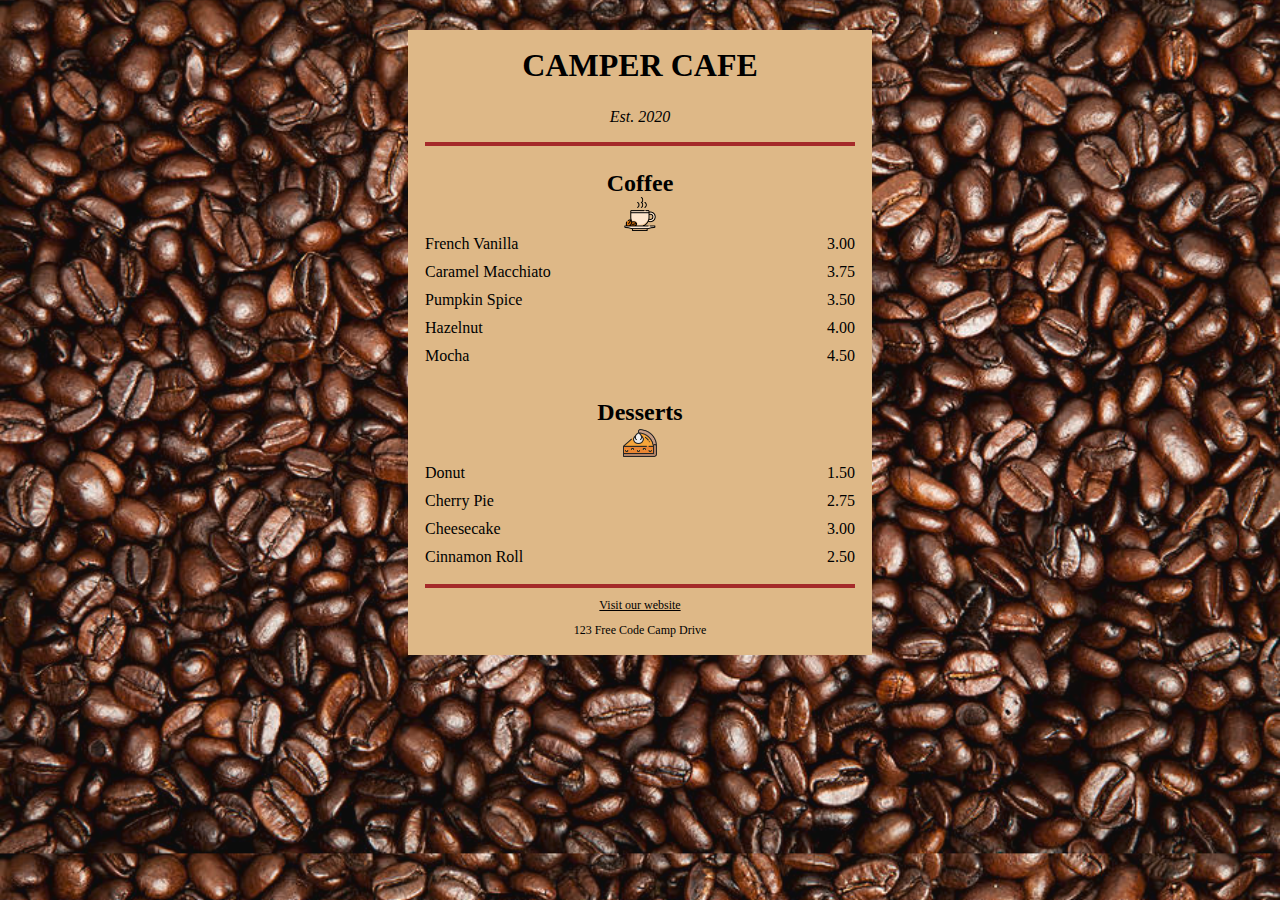
<file: Lecture-1/cafe_IKvetkovskyte/index.html>
<!DOCTYPE html>
<html lang="en">
<head>
    <meta charset="UTF-8">
    <meta http-equiv="X-UA-Compatible" content="IE=edge">
    <meta name="viewport" content="width=device-width, initial-scale=1.0">
    <title>Document</title>
    <style>
        html{background-image: url(./img/coffee-beans-background.jpg); background-repeat: repeat; background-size: cover;}
        body{background-color: #DEB887; width: 430px; margin: 30px auto; padding: 17px;}
        main{border-top: #A52A2A solid 4px; border-bottom: #A52A2A solid 4px; margin-top: 16px; padding-bottom: 8px; margin-bottom: 10px;}
        h1,h2,p{margin: 0;}
        h1{padding-bottom: 24px; text-align: center;}
        h2{padding-top: 24px; text-align: center;}
        header, main, footer{text-align: center;}
        div{margin-bottom: 8px; width: auto; height: 20px;} 
        p.itemName{display: inline; float: left;}
        p.itemPrice{display: inline; float: right;}
        a{color: black; padding-bottom: 10px; display: block;}
        footer{font-size: 12px;}
    </style>
</head>
<body>
    <header>
        <h1>CAMPER CAFE</h1>
        <p><i>Est. 2020</i></p>
    </header>
    <main>
        <section>
            <h2>Coffee</h2>
            <img src="./img/coffee-cup.png" width="34" alt="Coffee cup icon">
            <div><p class="itemName">French Vanilla</p><p class="itemPrice">3.00</p></div>
            <div><p class="itemName">Caramel Macchiato</p><p class="itemPrice">3.75</p></div>
            <div><p class="itemName">Pumpkin Spice</p><p class="itemPrice">3.50</p></div>
            <div><p class="itemName">Hazelnut</p><p class="itemPrice">4.00</p></div>
            <div><p class="itemName">Mocha</p><p class="itemPrice">4.50</p></div>
        </section>
        <section>
            <h2>Desserts</h2>
            <img src="./img/pumpkin-pie.png" width="34" alt="Dessert icon">
            <div><p class="itemName">Donut</p><p class="itemPrice">1.50</p></div>
            <div><p class="itemName">Cherry Pie</p><p class="itemPrice">2.75</p></div>
            <div><p class="itemName">Cheesecake</p><p class="itemPrice">3.00</p></div>
            <div><p class="itemName">Cinnamon Roll</p><p class="itemPrice">2.50</p></div>
        </section>
    </main>
    <footer>
        <a href="#">Visit our website</a>
        <p>123 Free Code Camp Drive</p>
    </footer>
</body>
</html>
</file>
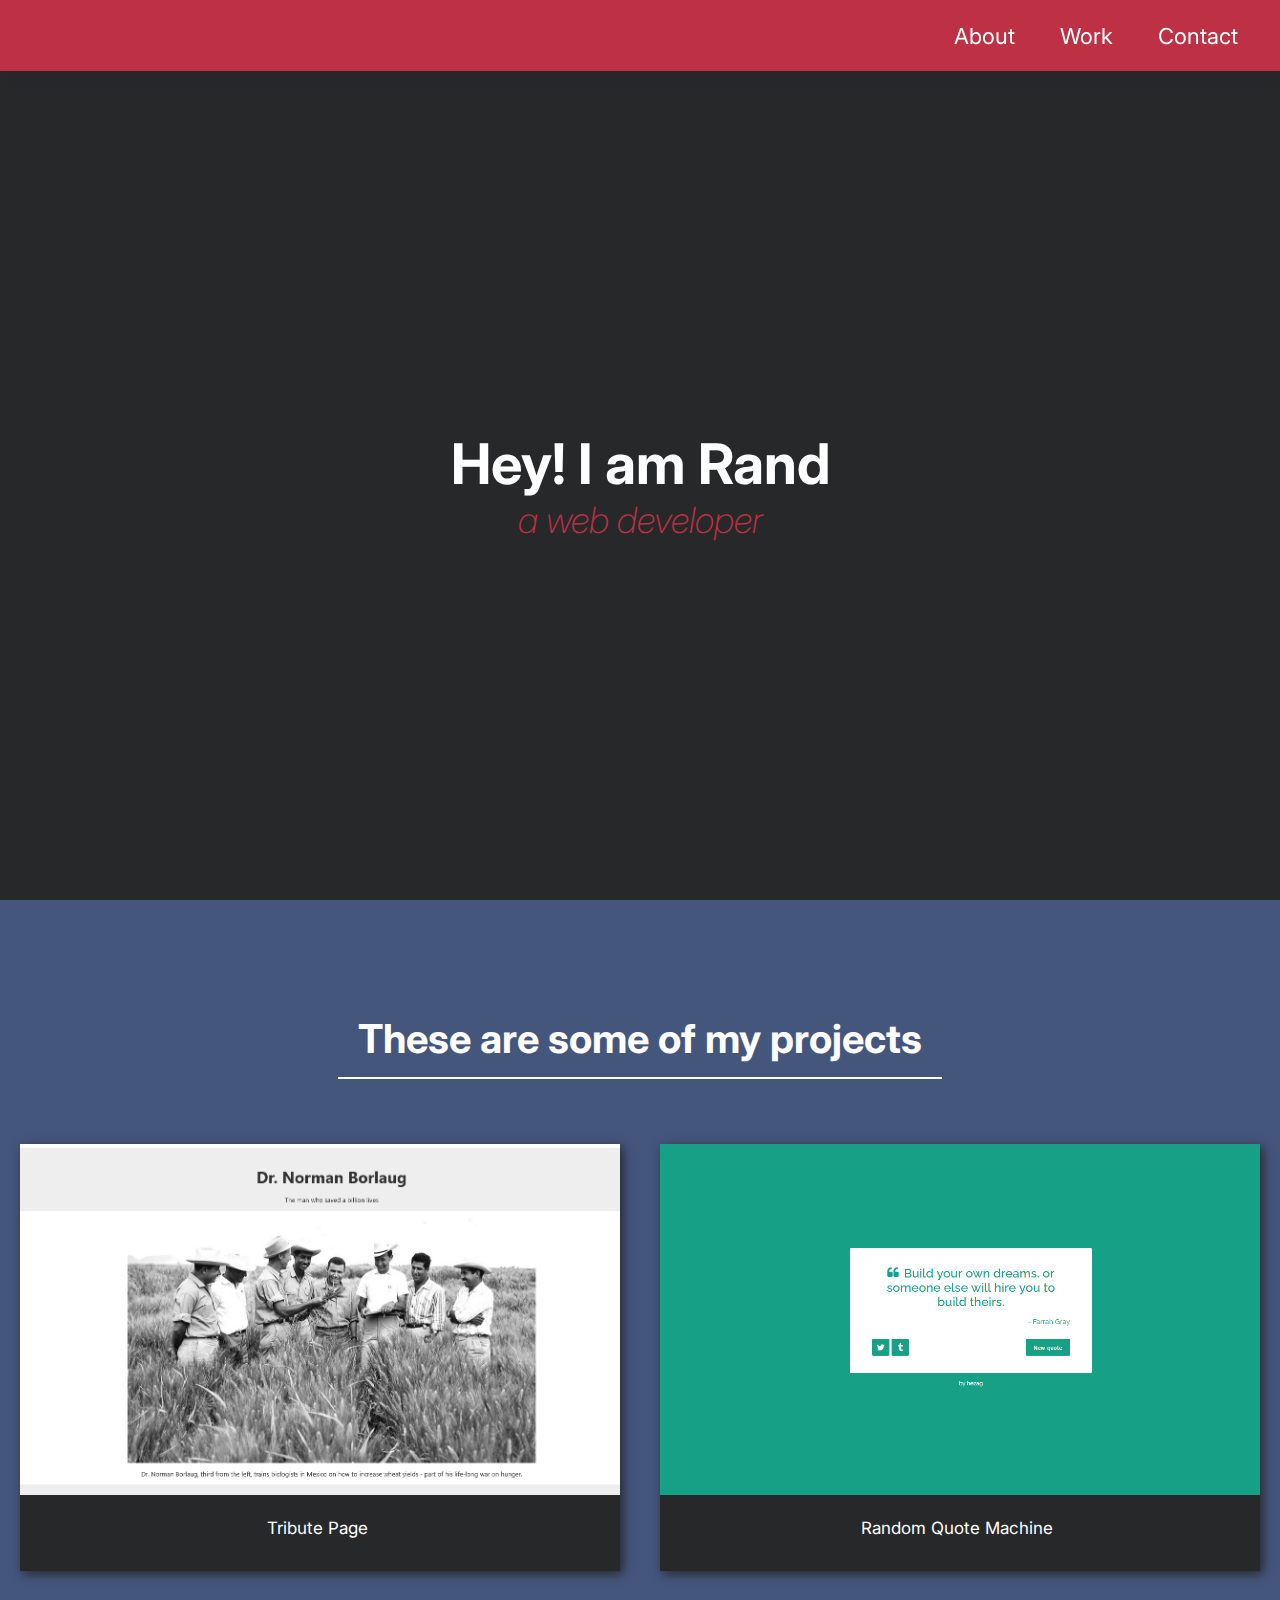
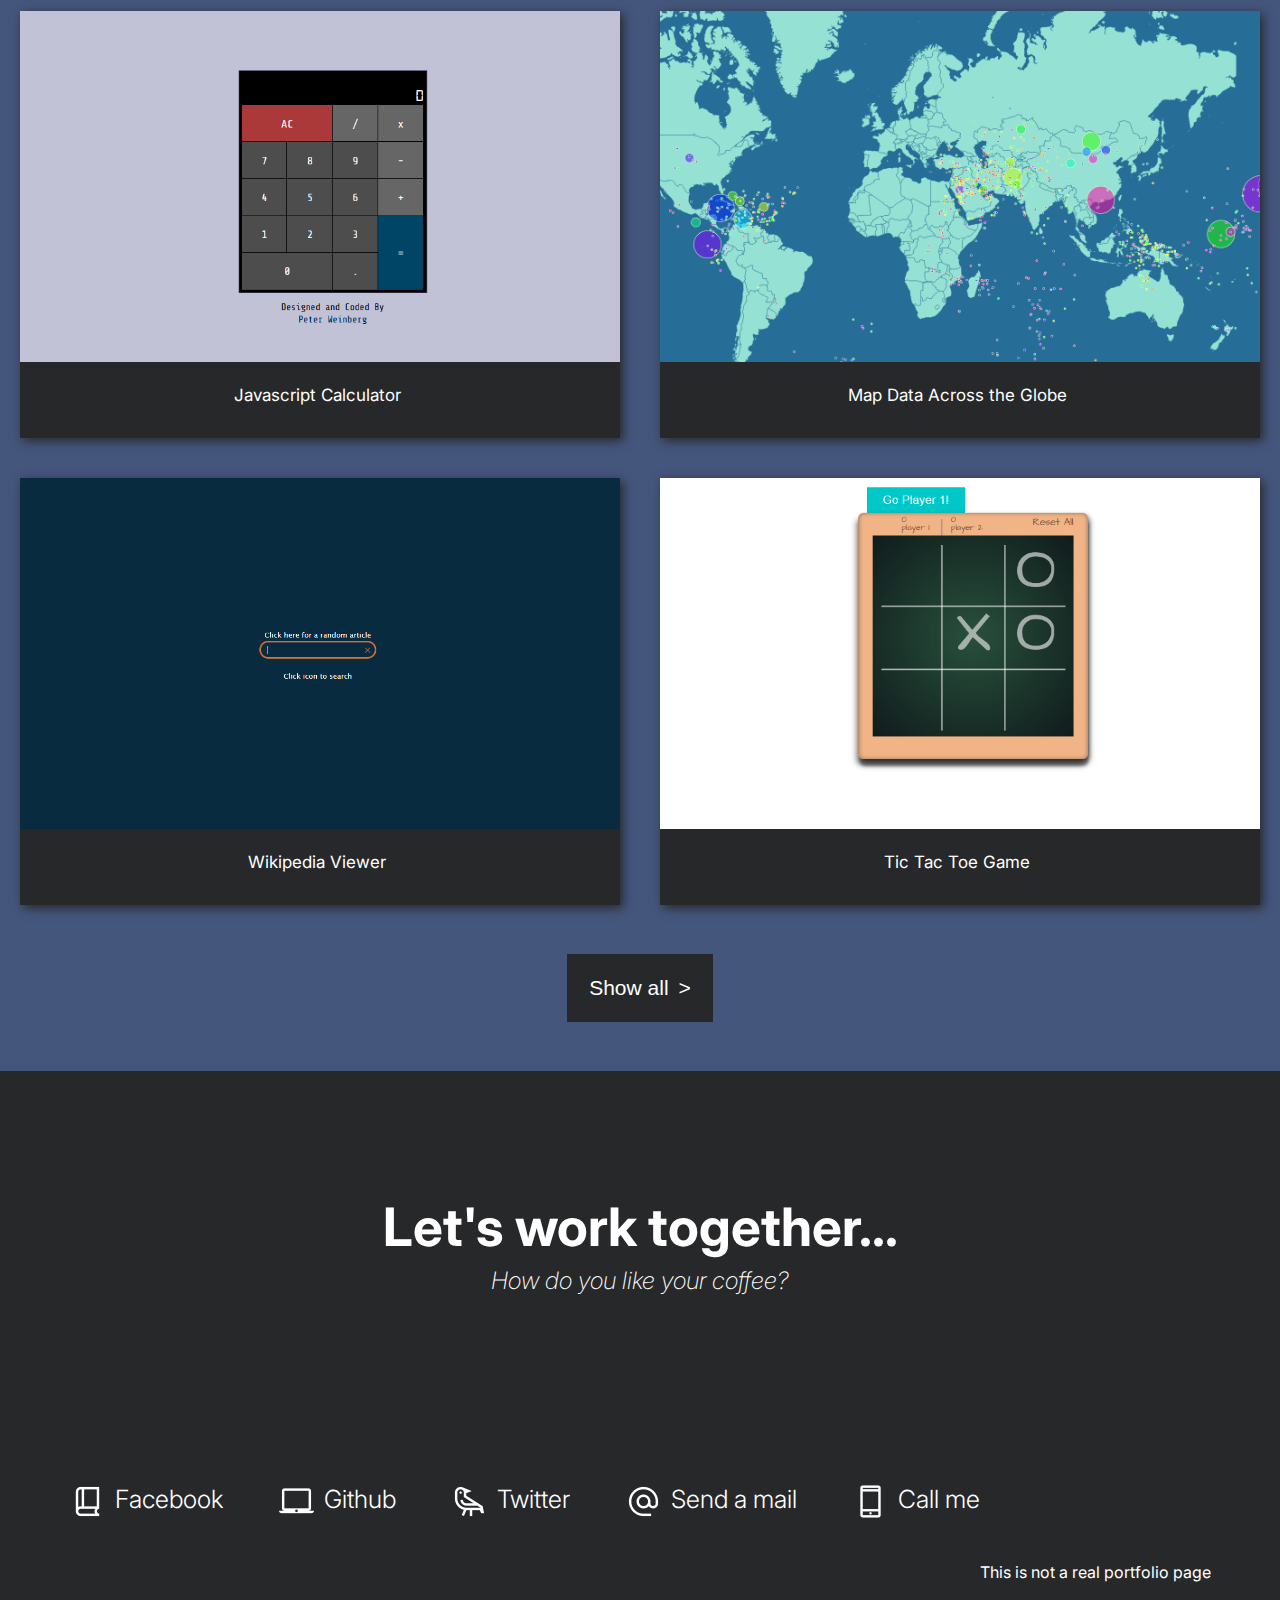
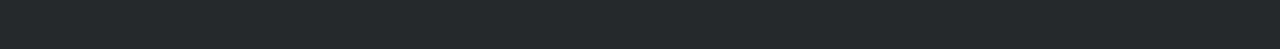
<file: Lecture-10/portfolio-website/index.html>
<!DOCTYPE html>
<html lang="en">

<head>
    <meta charset="UTF-8">
    <meta http-equiv="X-UA-Compatible" content="IE=edge">
    <meta name="viewport" content="width=device-width, initial-scale=1.0">
    <link rel="stylesheet" href="styles.css">
    <title>Portfolio</title>
    <link rel="preconnect" href="https://fonts.googleapis.com">
    <link rel="preconnect" href="https://fonts.gstatic.com" crossorigin>
    <link
        href="https://fonts.googleapis.com/css2?family=Inter:ital,opsz,wght@0,14..32,100..900;1,14..32,100..900&display=swap"
        rel="stylesheet">
</head>

<body>
    <header class="header">
        <nav>
            <ul>
                <a href="#"><li class="nav__link">About</li></a>
                <a href="#projects-section"><li class="nav__link">Work</li></a>
                <a href="#contacts-section"><li class="nav__link">Contact</li></a>
            </ul>
        </nav>
    </header>
    <main>
        <section class="hero-section" id="hero-section">
            <h1 class="hero__headline">Hey! I am Rand</h1>
            <p class="hero__subtext">a web developer</p>
        </section>
        <section class="projects-section" id="projects-section">
            <h2 class="projects__headline">These are some of my projects</h2>
            <div class="projects-layout">
                <a href="https://codepen.io/freeCodeCamp/full/zNqgVx" target="_blank">
                    <figure class="project-container">
                        <img class="project-container__img" src="./img/tribute-page.png" alt="Tribute page">
                        <figcaption class="project__figcaption">Tribute Page</figcaption>
                    </figure>
                </a>
                <a href="https://codepen.io/freeCodeCamp/full/qRZeGZ" target="_blank">
                    <figure class="project-container">
                        <img class="project-container__img" src="./img/random-quote.png" alt="Random quote machine">
                        <figcaption class="project__figcaption">Random Quote Machine</figcaption>
                    </figure>
                </a>
                <a href="https://codepen.io/freeCodeCamp/full/wgGVVX" target="_blank">
                    <figure class="project-container">
                        <img class="project-container__img" src="./img/js-calculator.png" alt="Javascript calculator">
                        <figcaption class="project__figcaption">Javascript Calculator</figcaption>
                    </figure>
                </a>
                <a href="https://codepen.io/freeCodeCamp/full/mVEJag" target="_blank">
                    <figure class="project-container">
                        <img class="project-container__img" src="./img/map-data.png" alt="Data mapping">
                        <figcaption class="project__figcaption">Map Data Across the Globe</figcaption>
                    </figure>
                </a>
                <a href="https://codepen.io/freeCodeCamp/full/wGqEga" target="_blank">
                    <figure class="project-container">
                        <img class="project-container__img" src="./img/wiki-viewer.png" alt="Wikipedia viewer">
                        <figcaption class="project__figcaption">Wikipedia Viewer</figcaption>
                    </figure>
                </a>
                <a href="https://codepen.io/freeCodeCamp/full/KzXQgy" target="_blank">
                    <figure class="project-container">
                        <img class="project-container__img" src="./img/tic-tac-toe.png" alt="Tic tac toe game">
                        <figcaption class="project__figcaption">Tic Tac Toe Game</figcaption>
                    </figure>
                </a>
            </div>
            <button class="btn-show-all">
                <span>Show all</span>
                <span>></span>
            </button>
        </section>
    </main>
    <footer class="footer" id="contacts-section">
        <h2 class="footer__headline">Let's work together...</h2>
        <p class="footer__subtext">How do you like your coffee?</p>
        <div class="footer-link-section">
            <a class="footer-link-wrapper" href="https://www.facebook.com/freecodecamp" target="_blank">
                <img class="footer-link__icon" src="./img/facebook.png" alt="Facebook icon">
                <p class="footer-link__text">Facebook</p>
            </a>
            <a class="footer-link-wrapper" href="https://github.com/freecodecamp" target="_blank">
                <img class="footer-link__icon" src="./img/github.png" alt="Github icon">
                <p class="footer-link__text">Github</p>
            </a>
            <a class="footer-link-wrapper" href="https://x.com/" target="_blank">
                <img class="footer-link__icon" src="./img/bird.png" alt="Twitter icon">
                <p class="footer-link__text">Twitter</p>
            </a>
            <a class="footer-link-wrapper" href="mailto:someone@yoursite.com" target="_blank">
                <img class="footer-link__icon" src="./img/email.png" alt="Email icon">
                <p class="footer-link__text">Send a mail</p>
            </a>
            <a class="footer-link-wrapper" href="tel:5551234567" target="_blank">
                <img class="footer-link__icon" src="./img/phone.png" alt="Phone icon">
                <p class="footer-link__text">Call me</p>
            </a>
            <p class="footer-disclaimer">This is not a real portfolio page</p>
        </div>
    </footer>
</body>

</html>
</file>
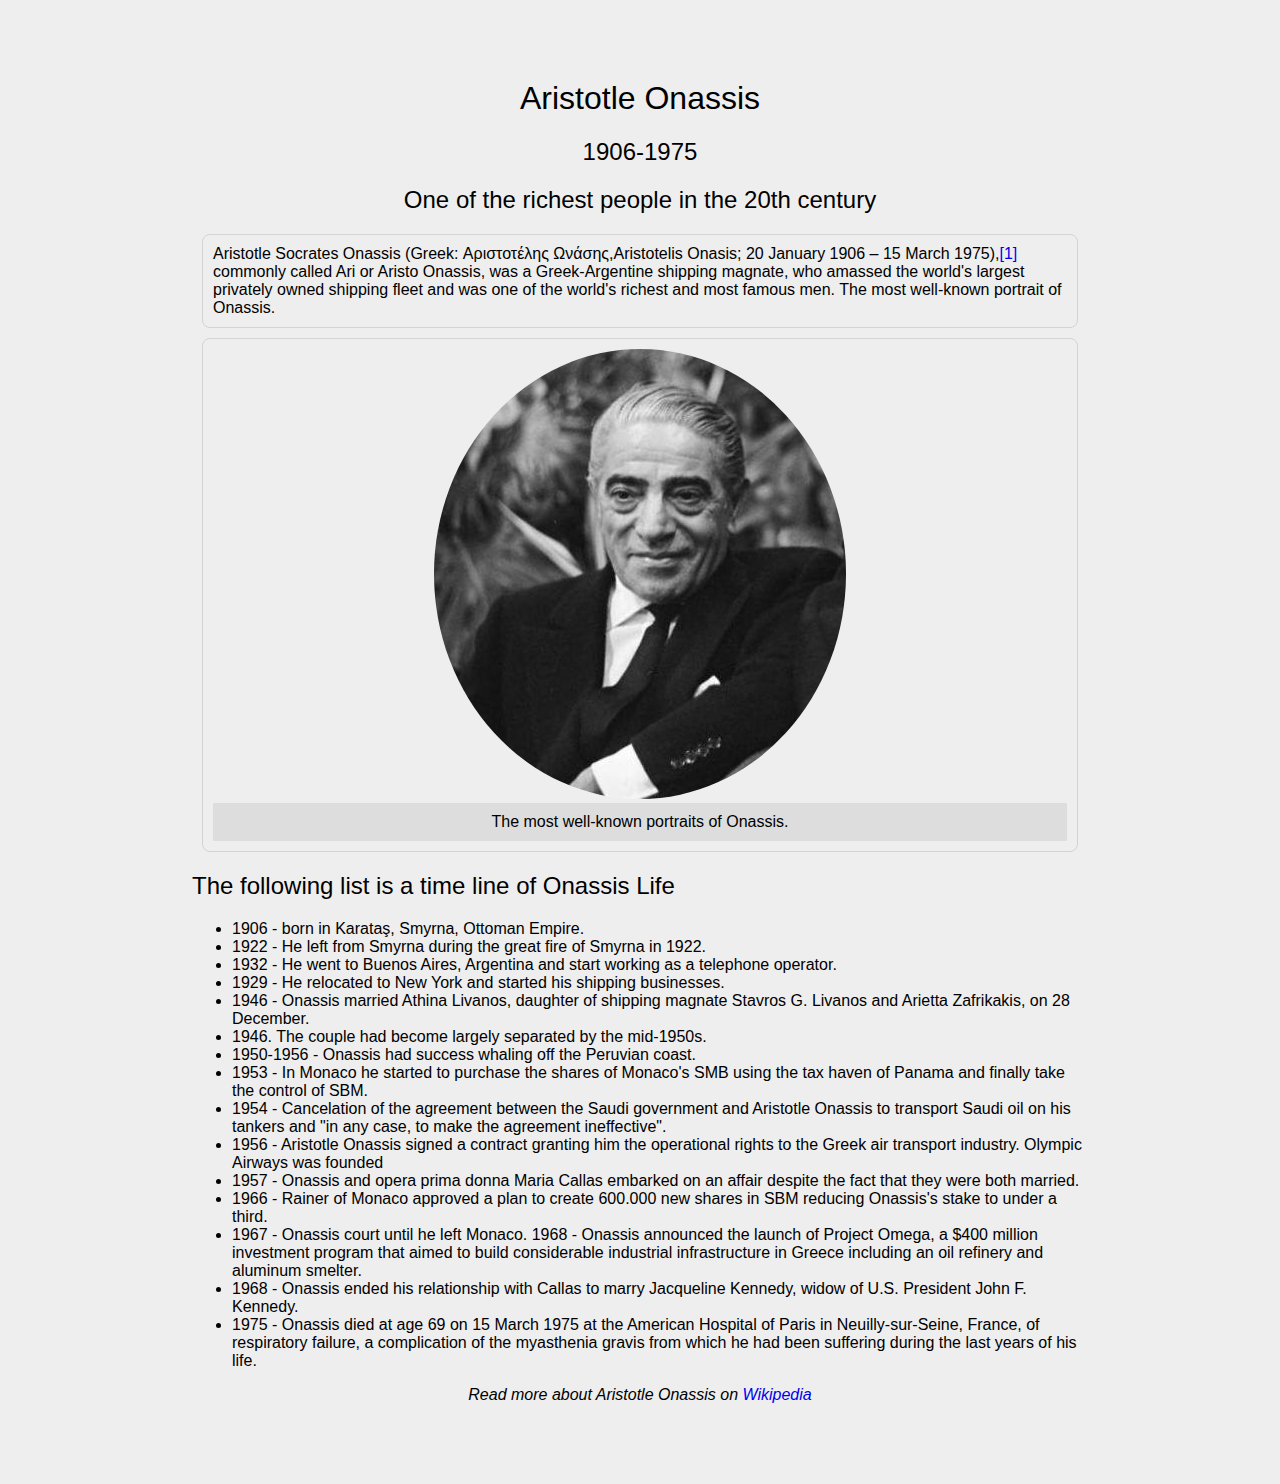
<file: Lecture-2/aristotle-onassis-IKvetkovskyte/index.html>
<!DOCTYPE html>
<html lang="en">

<head>
    <meta charset="UTF-8">
    <meta http-equiv="X-UA-Compatible" content="IE=edge">
    <meta name="viewport" content="width=device-width, initial-scale=1.0">
    <title>Aristotle Onassis</title>
    <style>
        body {
            font-family: sans-serif, Helvetica, Arial;
            background-color: #eee;
            width: 70vw;
            margin: 80px auto;
        }

        h1,
        h2,
        time {
            font-weight: 400;
            text-align: center;
        }

        h2.list-headline {
            text-align: left;
        }

        p {
            margin: 0;
        }

        .bordered-container {
            border: 1px solid #d3d3d3;
            border-radius: 8px;
            padding: 10px;
            margin: 10px;
        }

        figure,
        figure img {
            width: 412px;
            margin: 0 auto;
        }

        figure img {
            border-radius: 50%;
        }


        div.figcaption {
            background-color: #ddd;
            padding: 10px 0;
            width: 100%;
            text-align: center;
        }

        footer {
            text-align: center;
            font-style: italic;
        }

        a {
            text-decoration: none;
        }
    </style>
</head>

<body>
    <header>
        <h1>Aristotle Onassis</h1>
        <h2><time datetime="1906">1906</time>-<time datetime="1975">1975</time></h2>
        <article>
            <h2>One of the richest people in the 20th century</h2>
            <p class="bordered-container">Aristotle Socrates Onassis (Greek: Αριστοτέλης Ωνάσης,Aristotelis Onasis; 20
                January 1906 – 15 March 1975),<a href="https://en.wikipedia.org/wiki/Aristotle_Onassis"
                    target="_blank">&#x5b;1&#x5d;</a> commonly called Ari or Aristo Onassis, was a Greek-Argentine
                shipping magnate, who amassed the world's largest privately owned shipping fleet and was one of the
                world's richest and most famous men. The most well-known portrait of Onassis. </p>
        </article>
    </header>
    <div class="bordered-container">
        <figure>
            <img src="./img/onassis-portrait.jpeg" alt="Portait of Onassis" title="Portrait of Onassis">
        </figure>
        <div class="figcaption">The most well-known portraits of Onassis.</div>
    </div>
    <main>
        <h2 class="list-headline">The following list is a time line of Onassis Life</h2>
        <ul>
            <li>1906 - born in Karataş, Smyrna, Ottoman Empire. </li>
            <li>1922 - He left from Smyrna during the great fire of Smyrna in 1922.</li>
            <li>1932 - He went to Buenos Aires, Argentina and start working as a telephone operator.</li>
            <li>1929 - He relocated to New York and started his shipping businesses.</li>
            <li>1946 - Onassis married Athina Livanos, daughter of shipping magnate Stavros G. Livanos and Arietta
                Zafrikakis, on 28 December.</li>
            <li>1946. The couple had become largely separated by the mid-1950s.</li>
            <li>1950-1956 - Onassis had success whaling off the Peruvian coast.</li>
            <li>1953 - In Monaco he started to purchase the shares of Monaco's SMB using the tax haven of Panama and
                finally take the control of SBM.</li>
            <li>1954 - Cancelation of the agreement between the Saudi government and Aristotle Onassis to transport
                Saudi oil on his tankers and "in any case, to make the agreement ineffective".</li>
            <li>1956 - Aristotle Onassis signed a contract granting him the operational rights to the Greek air
                transport industry. Olympic Airways was founded</li>
            <li>1957 - Onassis and opera prima donna Maria Callas embarked on an affair despite the fact that they were
                both married.</li>
            <li>1966 - Rainer of Monaco approved a plan to create 600.000 new shares in SBM reducing Onassis's stake to
                under a third.</li>
            <li>1967 - Onassis court until he left Monaco. 1968 - Onassis announced the launch of Project Omega, a $400
                million investment program that aimed to build considerable industrial infrastructure in Greece
                including an oil refinery and aluminum smelter.</li>
            <li>1968 - Onassis ended his relationship with Callas to marry Jacqueline Kennedy, widow of U.S. President
                John F. Kennedy.</li>
            <li>1975 - Onassis died at age 69 on 15 March 1975 at the American Hospital of Paris in Neuilly-sur-Seine,
                France, of respiratory failure, a complication of the myasthenia gravis from which he had been suffering
                during the last years of his life.</li>
        </ul>
    </main>
    <footer>
        <p>Read more about Aristotle Onassis on <a href="https://en.wikipedia.org/wiki/Aristotle_Onassis"
                target="_blank">Wikipedia</a></p>
    </footer>
</body>

</html>
</file>
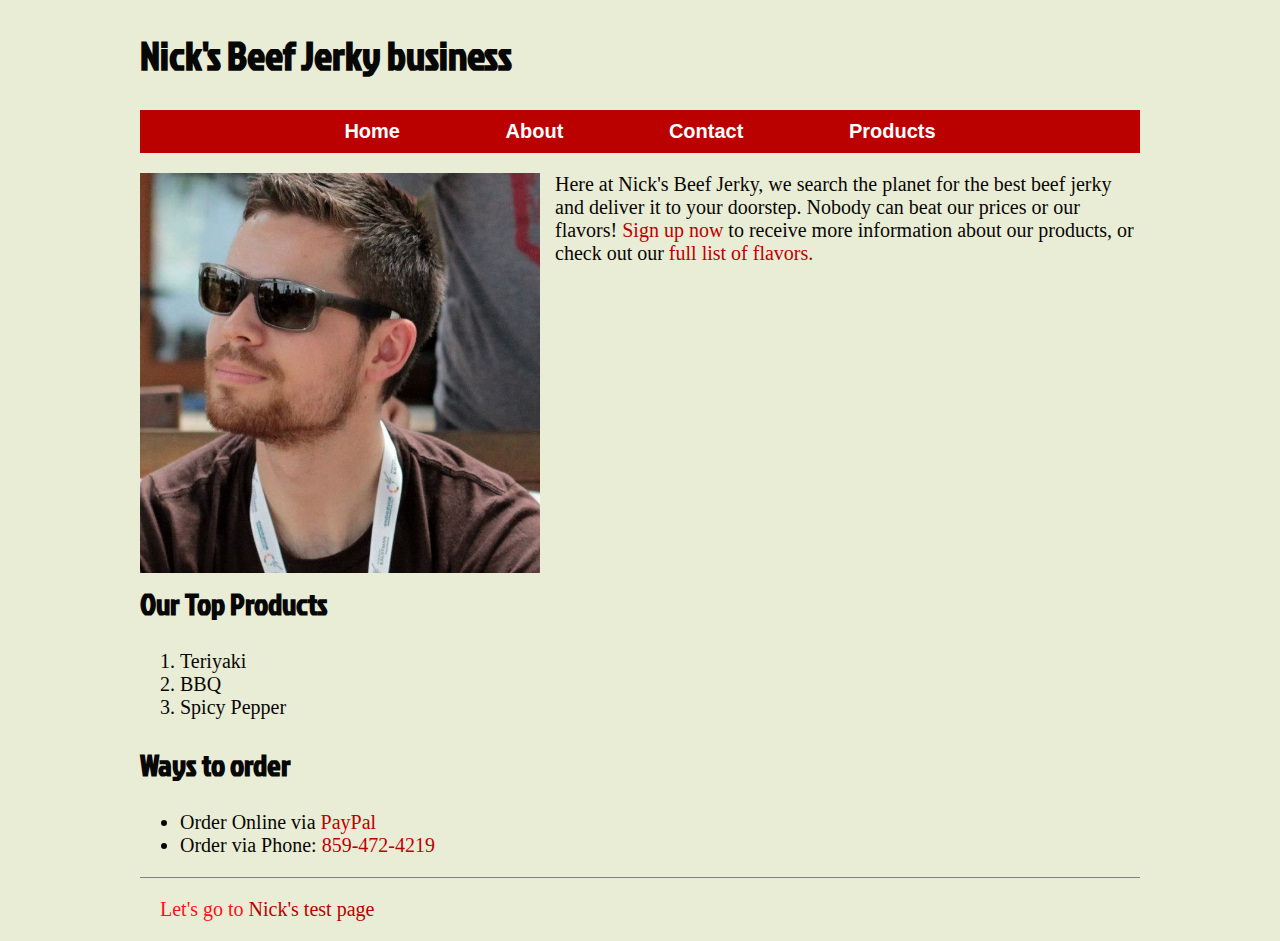
<file: Lecture-2/bussiness-page-IKvetkovskyte/index.html>
<!DOCTYPE html>
<html lang="en">
<head>
    <meta charset="UTF-8">
    <meta http-equiv="X-UA-Compatible" content="IE=edge">
    <meta name="viewport" content="width=device-width, initial-scale=1.0">
    <title>Nick's Beef Jerky business</title>
    <link rel="preconnect" href="https://fonts.googleapis.com">
    <link rel="preconnect" href="https://fonts.gstatic.com" crossorigin>
    <link href="https://fonts.googleapis.com/css2?family=Jockey+One&display=swap" rel="stylesheet">
    <style>
        body{
            background-color: #EAEDD5;
            color: #070706;
            width: 1000px;
            margin: 0 auto;
            font-size: 20px;
        }

        nav{
            background-color: #BB0000;
            font-family: Tahoma, sans-serif;
            padding: 10px 40px;
            text-align: center;
        }

        nav a{
            color: #fff;
            font-weight: 700;
            padding: 0 50px;   
        }

        figure, figure img{
            margin: 0;
            padding: 0;
            width: 400px;
            float: left;
            margin-right: 15px;
            margin-bottom: 5px;
        }

        h1, h2{
            font-family: "Jockey One", Tahoma, sans-serif;
        }

        section{
            clear: left;
        }

        span{
            color: #FF1018;
        }
        
        a{
         text-decoration: none;
         color:#BB0000;
        }

        footer{
            border-top: #808080 solid 1px;
            padding: 20px;
        }
    </style>
</head>
<body>
    <header>
        <h1>Nick's Beef Jerky business</h1>
    </header>
    <nav>
        <a href="#">Home</a>
        <a href="#">About</a>
        <a href="#">Contact</a>
        <a href="#">Products</a>
    </nav>
    <div> 
        <!--Section lacks heading. Consider using h2-h6 elements to add identifying headings to all sections, or else use a div element instead for any cases where no heading is needed.-->
        <figure>
            <img src="./img/nicks-photo.jpg" alt="Owner Nick">
        </figure>
        <p>Here at Nick's Beef Jerky, we search the planet for the best beef jerky and deliver it to your doorstep. Nobody can beat our prices or our flavors! <a href="#">Sign up now</a> to receive more information about  our products, or check out our <a href="#">full list of flavors.</a></p>
    </div>
    <section>
        <h2>Our Top Products</h2>
        <ol>
            <li>Teriyaki</li>
            <li>BBQ</li>
            <li>Spicy Pepper</li>
        </ol>      
    </section>
    <section>
        <h2>Ways to order</h2>
        <ul>
            <li>Order Online via <a href="#" class="dark-red">PayPal</a></li>
            <li>Order via Phone: <a href="#" class="dark-red">859-472-4219</a></li>
        </ul>
    </section>
    <footer>
        <span>Let's go to  <a href="#">Nick's test page</a></span>
    </footer>
</body>
</html>
</file>
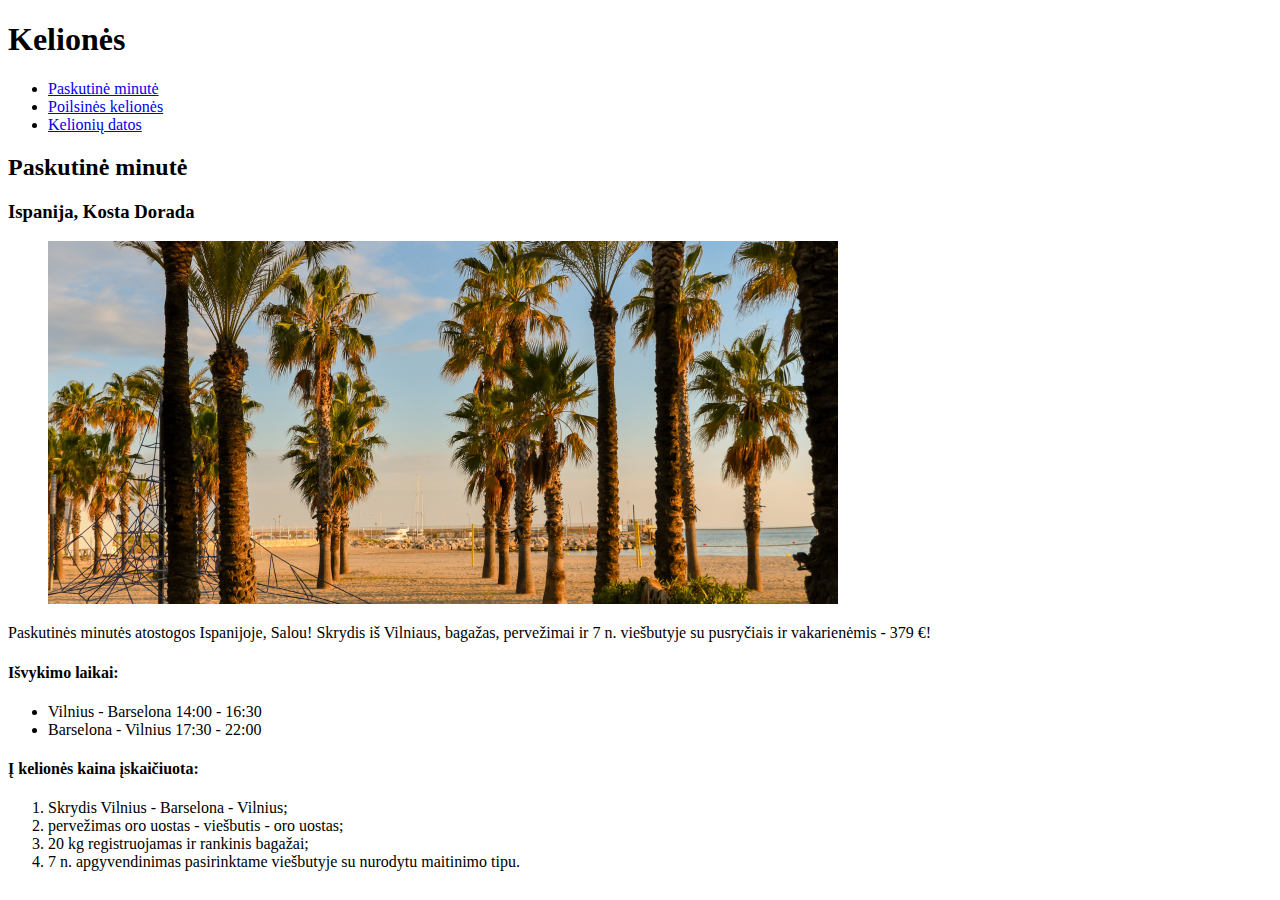
<file: Lecture-2/travel-agency-IKvetkovskyte/index.html>
<!DOCTYPE html>
<html lang="en">

<head>
    <meta charset="UTF-8">
    <meta http-equiv="X-UA-Compatible" content="IE=edge">
    <meta name="viewport" content="width=device-width, initial-scale=1.0">
    <title>Pagrindinis</title>
</head>

<body>
    <header>
        <h1>Kelionės</h1>
        <nav>
            <ul>
                <li><a href="#paskutine-minute-heading">Paskutinė minutė</a></li>
                <li><a href="./poilsines-keliones.html">Poilsinės kelionės</a></li>
                <li><a href="./kelioniu-datos.html">Kelionių datos</a></li>
            </ul>
        </nav>
    </header>
    <main>
        <section>
            <h2 id="paskutine-minute-heading">Paskutinė minutė</h2>
            <h3>Ispanija, Kosta Dorada</h3>
            <figure>
                <img src="./images/ispanija.jpg" alt="Ispanijos kraštovaizdis">
            </figure>
            <p>Paskutinės minutės atostogos Ispanijoje, Salou! Skrydis iš Vilniaus, bagažas, pervežimai ir 7 n.
                viešbutyje su pusryčiais ir vakarienėmis - 379 &euro;!</p>
        </section>
        <section>
            <h4>Išvykimo laikai:</h4>
            <ul>
                <li>Vilnius - Barselona 14:00 - 16:30</li>
                <li>Barselona - Vilnius 17:30 - 22:00</li>
            </ul>
        </section>
        <section>
            <h4>Į kelionės kaina įskaičiuota:</h4>
            <ol>
                <li>Skrydis Vilnius - Barselona - Vilnius;</li>
                <li>pervežimas oro uostas - viešbutis - oro uostas;</li>
                <li>20 kg registruojamas ir rankinis bagažai;</li>
                <li>7 n. apgyvendinimas pasirinktame viešbutyje su nurodytu maitinimo tipu.</li>
            </ol>
        </section>
    </main>
</body>

</html>
</file>
<file: Lecture-10/portfolio-website/styles.css>
/* Universal */
:root{
    font-size: 62.5%;
    font-family: "Inter", sans-serif;
    scroll-behavior: smooth;
}

*{
    margin: 0;
    padding: 0;
    box-sizing: border-box;
    color:#ffffff;
}

/* Header */
.header{
    background-color: #be3144;
    display: flex;
    justify-content: flex-end;
    padding-right: 2rem;
    position: sticky;
    top: 0;
    box-shadow: #27282a 3px 3px 10px;
}

ul{
    display: flex;
    list-style-type: none;
}

.nav__link{
    color: #ffffff;
    padding: 2.25rem;
    font-size: 2.2rem;
}

ul a{
    text-decoration: none;
}


.nav__link:hover{
    background-color: #45567d;
}

/* Hero  */
.hero-section{
    background-color: #27282a;
    height: calc(100vh - 7.1rem);
    display: flex;
    flex-direction: column;
    align-items: center;
    justify-content: center;
}

.hero__headline{
    font-size: 5.6rem;
    font-weight: 700;
    text-align: center;
}

.hero__subtext{
    font-style: italic;
    font-size: 3.6rem;
    font-weight: 200;
    color: #be3144;
}

/* Projects */
.projects-section{
    background-color: #45567d;
    display: flex;
    align-items: center;
    justify-content: center;
    flex-direction: column;
}

.projects__headline{
    text-align: center;
    font-size: 4rem;
    padding: 11.4rem 2rem 1.4rem 2rem;
    border-bottom: 0.2rem solid #ffffff;
    margin-bottom: 6.5rem;
}

.projects-layout{
    display: grid;
    grid-template-columns: repeat(3, 1fr);
    gap: 4rem;
    margin-inline: 2rem;
}

.projects-layout a{
    text-decoration: none;
}

.project__figcaption::before{
    content: "<\00a0";
    color: #be3144;
    opacity: 0;
    transition: opacity 0.5s ease-in-out;
}

.project__figcaption::after{
    content: "\00a0/>";
    color: #be3144;
    opacity: 0;
    transition: opacity 0.5s ease-in-out;
}

.project-container:hover .project__figcaption::before,
.project-container:hover .project__figcaption::after{
    opacity: 1;
    transition-delay: 0.1s;
}

.project-container{
    min-width: 40rem;
    box-shadow: #27282a 3px 3px 10px;
}

.project-container__img{
    display: block;
    max-inline-size: 100%;
    width: 100%;
    height: 35.1rem;
    object-fit: cover;
}

.project__figcaption{
    font-size: 1.7rem;
    padding-top: 2.3rem;
    padding-bottom: 3.3rem;
    background-color: #27282a;
    display: flex;
    align-items: center;
    justify-content: center;
}

.btn-show-all{
    background-color: #27282a;
    margin-top: 4.9rem;
    margin-bottom: 4.9rem;
    font-size: 2.1rem;
    display: flex;
    border: none;
    padding: 2.2rem;
    gap: 1rem;
}

.btn-show-all:hover{
    background-color: #be3144;
    gap: 1.3rem;
}

/* Footer */
.footer{
    background-color: #27282a;
    display: flex;
    flex-direction: column;
    align-items: center;
    justify-content: center;
}

.footer__headline{
    padding-top: 12.4rem;
    padding-bottom: 0.7rem;
    font-size: 5.3rem;
    text-align: center;
}

.footer__subtext{
    font-size: 2.4rem;
    padding-bottom: 18.9rem;
    font-style: italic;
    font-weight: 200;
}

.footer-link-section{
    display: flex;
    margin-bottom: 6.7rem;
    height: 9.8rem;
}

.footer-link-wrapper{
    display: flex;
    gap: 1rem;
    text-decoration: none;
    transition: transform 0.4s ease-in-out;
}

.footer-link-wrapper:hover{
    transform: translateY(1.5rem);
}

.footer-link__icon{
    width: 3.5rem;
    height: 3.5rem;
}

.footer-link-wrapper:not(:first-child){
    margin-left: 5.6rem;
}

.footer-link__text{
    font-size: 2.5rem;
    font-weight: 300;
}

.footer-disclaimer{
    font-size: 1.6rem;
    display: flex;
    align-items: end;
}

/* Media quieries*/
@media screen and (max-width: 1448px) {
    .projects-layout{
        grid-template-columns: repeat(2, 1fr);
    }
}

@media screen and (max-width: 1256px){
    .footer-link-section{
        flex-wrap: wrap;
        justify-content: space-around;
        margin-inline: 4rem;
        gap: 3rem;
        height: fit-content;
    }
}

@media screen and (max-width: 912px) {
    .projects-layout{
        grid-template-columns: 1fr;
    }
}

@media screen and (max-width: 647px) {
    .projects__headline{
        width: 80%; 
    }
}

@media screen and (max-width: 553px) {
    .footer-link-section{
        flex-wrap: nowrap;
        flex-direction: column;
        margin: 0;
        margin-bottom: 3rem;
        padding: 0;
        align-items: center;
    }

    .footer-link-wrapper:not(:first-child){
        margin-left: 0;
    }
}
</file>
